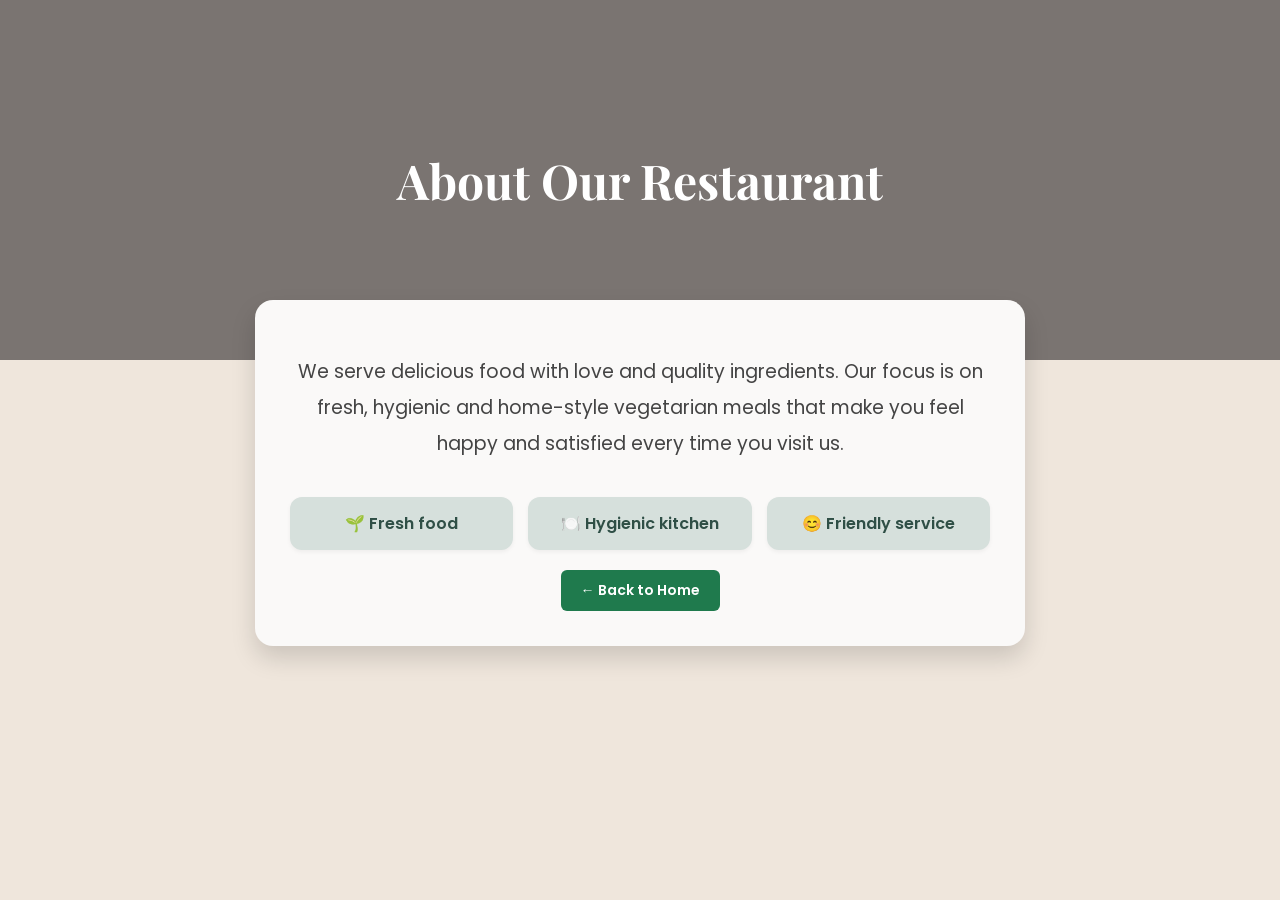
<file: about.html>
<!DOCTYPE html>
<html>
<head>
    <title>About – Pasha Restaurant</title>
    <link rel="stylesheet" href="style.css">
</head>
<body>

<!-- ABOUT HERO BANNER -->
<div class="about-hero">
    <h1>About Our Restaurant</h1>
</div>

<!-- ABOUT CARD -->
<div class="about-box">
    <p class="about-text">
        We serve delicious food with love and quality ingredients.
        Our focus is on fresh, hygienic and home-style vegetarian meals
        that make you feel happy and satisfied every time you visit us.
    </p>

    <!-- FEATURE BOXES -->
    <div class="features">
        <div class="feature">🌱 Fresh food</div>
        <div class="feature">🍽️ Hygienic kitchen</div>
        <div class="feature">😊 Friendly service</div>
    </div>

    <!-- BUTTON -->
    <div class="button-group">
        <a href="index.html" class="green-btn">← Back to Home</a>
    </div>
</div>

</body>
</html>
</file>
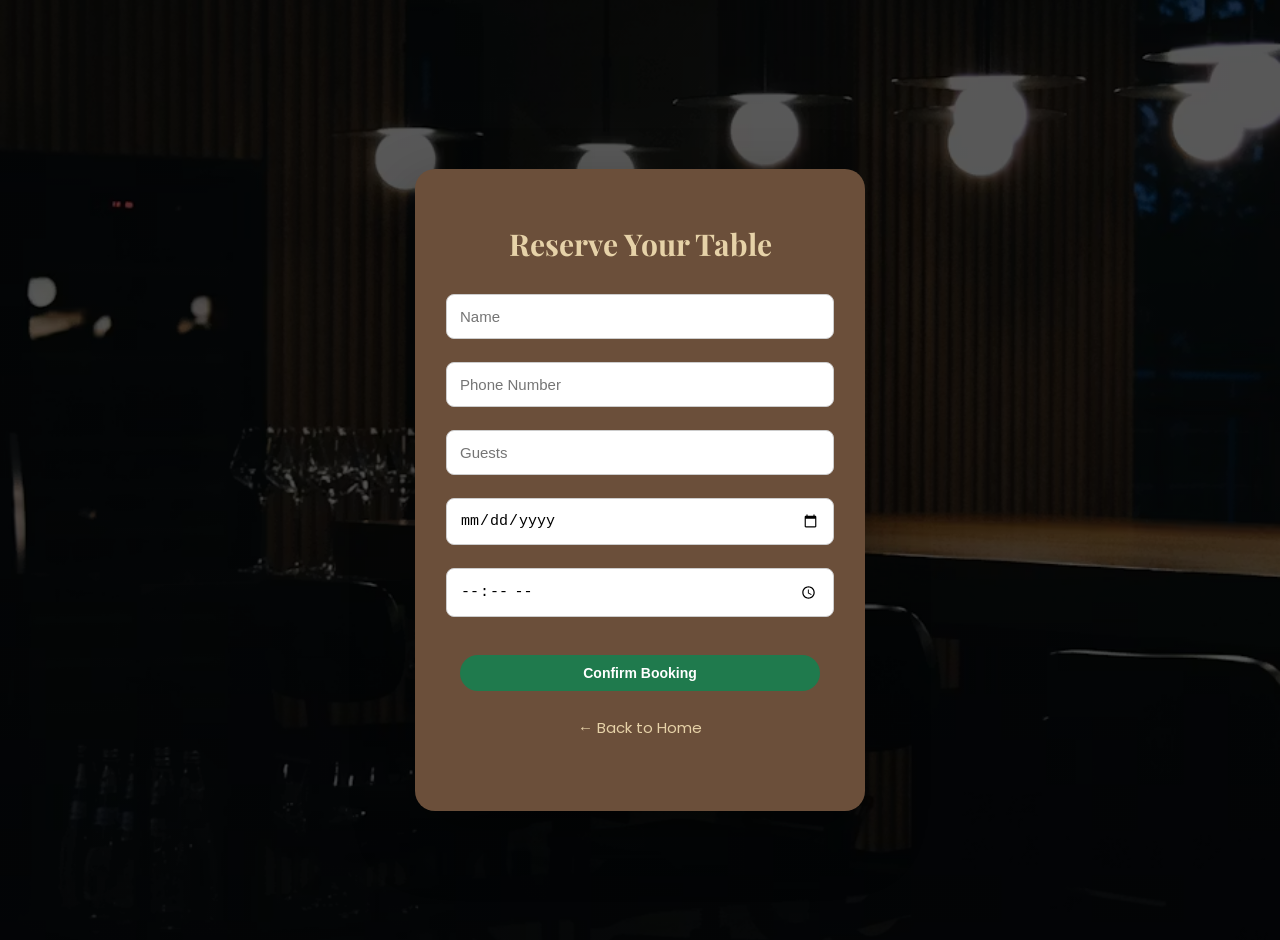
<file: booking.html>
<!DOCTYPE html>
<html>
<head>
    <title>Booking – Pasha Restaurant</title>
    <link rel="stylesheet" href="style.css">
</head>
<body class="booking-body">

<div class="booking-card">
    <h2>Reserve Your Table</h2>
    <form action="confirm.html">
        <input type="text" placeholder="Name" required>
        <input type="tel" placeholder="Phone Number"
               pattern="[0-9]{10}" maxlength="10" required>
        <input type="number" placeholder="Guests" min="1" required>
        <input type="date" required>
        <input type="time" required>
        <button type="submit" class="confirm-btn">Confirm Booking</button>
        <p class="back-home">
            <a href="index.html">← Back to Home</a>
        </p>
    </form>
</div>

</body>
</html>
</file>
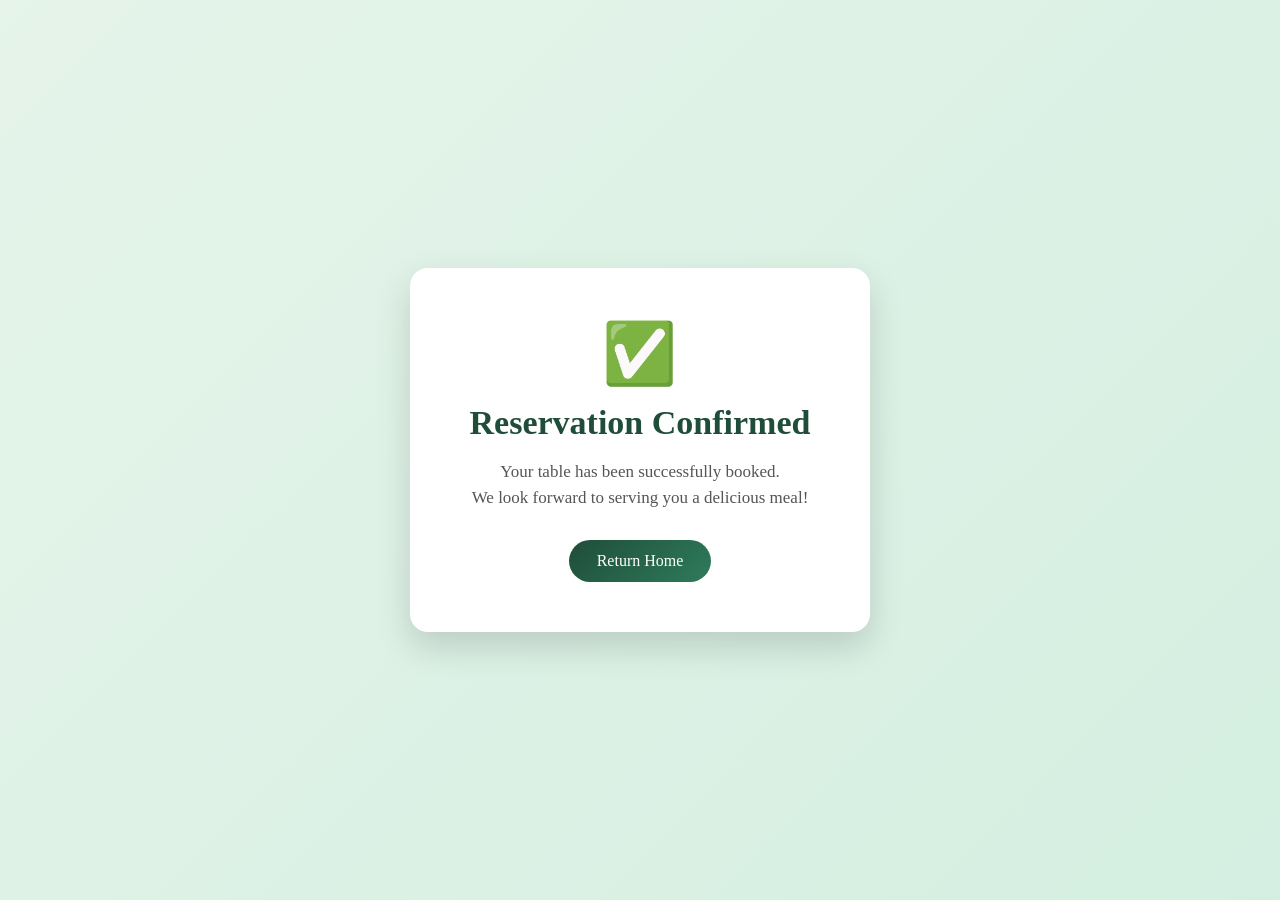
<file: confirm.html>
<!DOCTYPE html>
<html>
<head>
    <title>Reservation Confirmed – Pasha Restaurant</title>
    <link rel="stylesheet" href="style.css">
</head>
<body class="confirm-body">

<div class="confirm-box">
    <div class="icon">✅</div>
    <h1>Reservation Confirmed</h1>
    <p>
        Your table has been successfully booked.<br>
        We look forward to serving you a delicious meal!
    </p>
    <a href="index.html">Return Home</a>
</div>

</body>
</html>
</file>
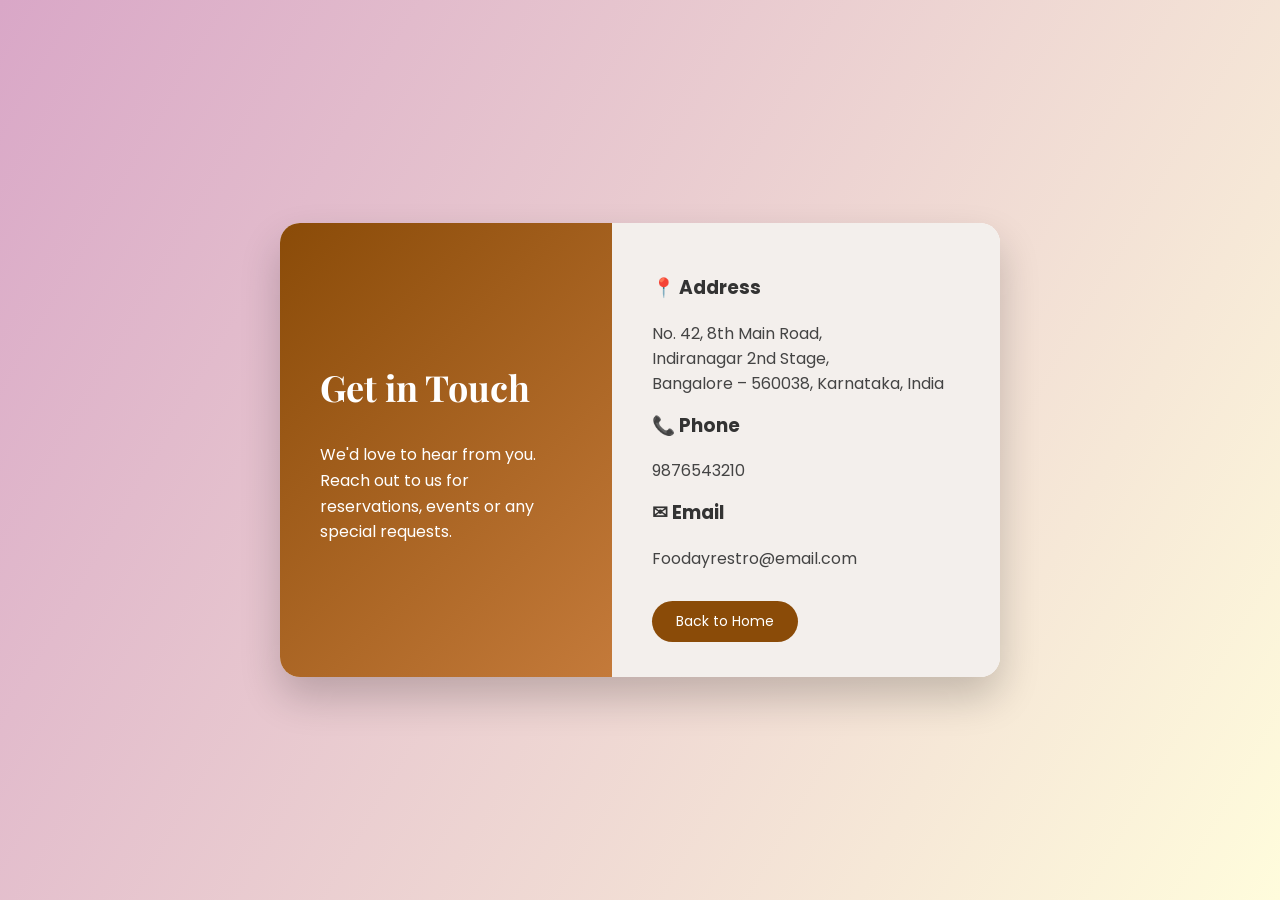
<file: contact.html>
<!DOCTYPE html>
<html>
<head>
    <title>Contact – Pasha Restaurant</title>
    <link rel="stylesheet" href="style.css">
</head>
<body class="contact-body">

<div class="contact-card">

    <!-- LEFT SIDE -->
    <div class="contact-left">
        <h1>Get in Touch</h1>
        <p>
            We'd love to hear from you. Reach out to us for reservations,
            events or any special requests.
        </p>
    </div>

    <!-- RIGHT SIDE -->
    <div class="contact-right">
        <h3>📍 Address</h3>
        <p>
            No. 42, 8th Main Road,<br>
            Indiranagar 2nd Stage,<br>
            Bangalore – 560038, Karnataka, India
        </p>
        <h3>📞 Phone</h3>
        <p>9876543210</p>
        <h3>✉ Email</h3>
        <p>Foodayrestro@email.com</p>
        <a href="index.html" class="contact-btn">Back to Home</a>
    </div>

</div>

</body>
</html>
</file>
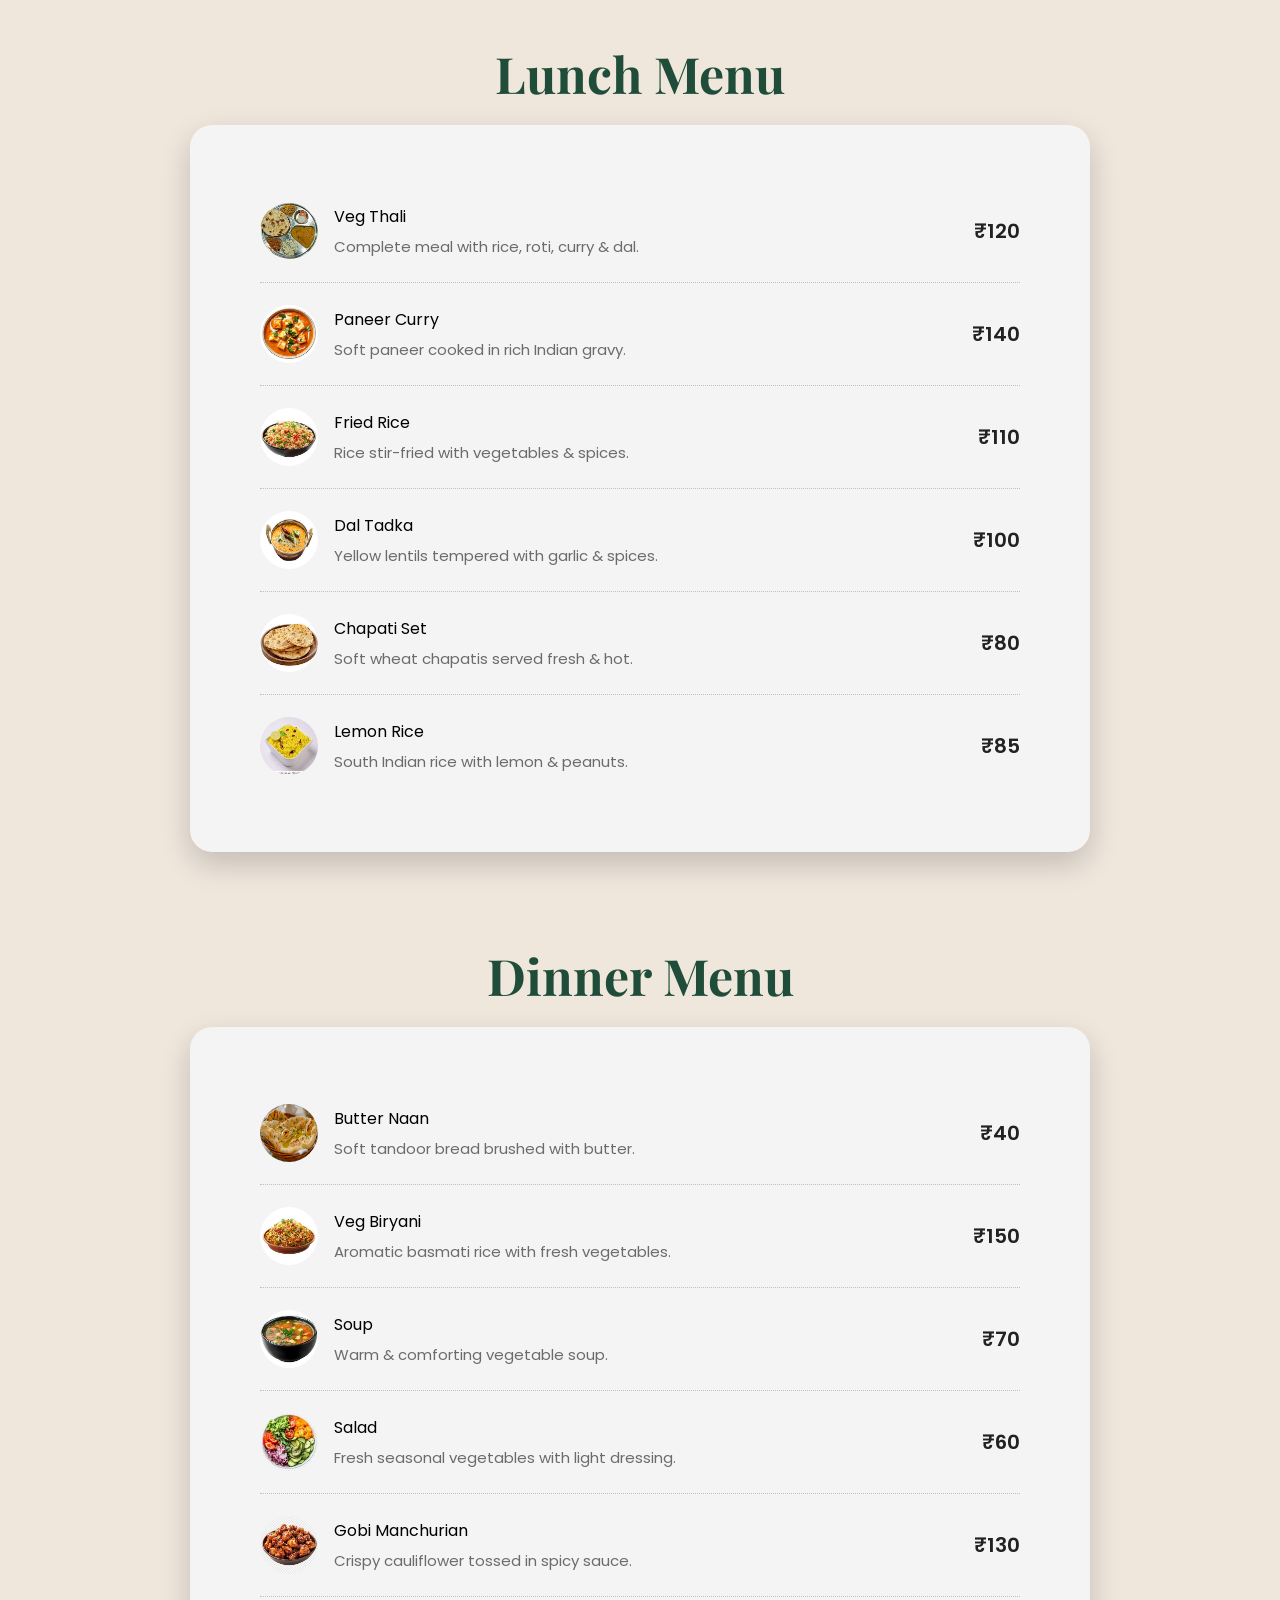
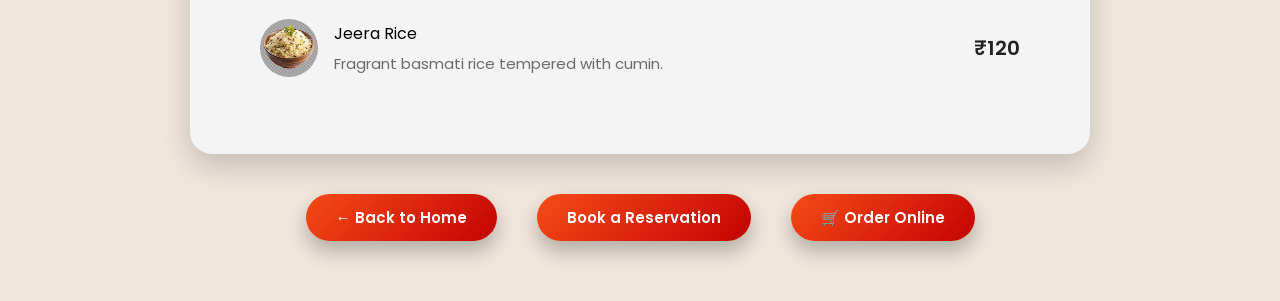
<file: menu.html>
<!DOCTYPE html>
<html>
<head>
    <title>Menu – Pasha Restaurant</title>
    <link rel="stylesheet" href="style.css">
</head>
<body>

<div class="menuWrapper">

    <!-- LUNCH MENU -->
    <div>
        <h2>Lunch Menu</h2>
        <div class="menuCard">

            <div class="row">
                <div class="left">
                    <img src="image/thali.jpeg" alt="Veg Thali">
                    <div>Veg Thali<div class="desc">Complete meal with rice, roti, curry & dal.</div></div>
                </div>
                <span>₹120</span>
            </div>

            <div class="row">
                <div class="left">
                    <img src="image/panner.jpeg" alt="Paneer Curry">
                    <div>Paneer Curry<div class="desc">Soft paneer cooked in rich Indian gravy.</div></div>
                </div>
                <span>₹140</span>
            </div>

            <div class="row">
                <div class="left">
                    <img src="image/friedrice.jpeg" alt="Fried Rice">
                    <div>Fried Rice<div class="desc">Rice stir-fried with vegetables & spices.</div></div>
                </div>
                <span>₹110</span>
            </div>

            <div class="row">
                <div class="left">
                    <img src="image/daltadka.jpeg" alt="Dal Tadka">
                    <div>Dal Tadka<div class="desc">Yellow lentils tempered with garlic & spices.</div></div>
                </div>
                <span>₹100</span>
            </div>

            <div class="row">
                <div class="left">
                    <img src="image/chapatiset.jpeg" alt="Chapati Set">
                    <div>Chapati Set<div class="desc">Soft wheat chapatis served fresh & hot.</div></div>
                </div>
                <span>₹80</span>
            </div>

            <div class="row">
                <div class="left">
                    <img src="image/lemonrice.jpeg" alt="Lemon Rice">
                    <div>Lemon Rice<div class="desc">South Indian rice with lemon & peanuts.</div></div>
                </div>
                <span>₹85</span>
            </div>

        </div>
    </div>

    <!-- DINNER MENU -->
    <div>
        <h2>Dinner Menu</h2>
        <div class="menuCard">

            <div class="row">
                <div class="left">
                    <img src="image/butternaan.jpeg" alt="Butter Naan">
                    <div>Butter Naan<div class="desc">Soft tandoor bread brushed with butter.</div></div>
                </div>
                <span>₹40</span>
            </div>

            <div class="row">
                <div class="left">
                    <img src="image/vegbiryani.jpeg" alt="Veg Biryani">
                    <div>Veg Biryani<div class="desc">Aromatic basmati rice with fresh vegetables.</div></div>
                </div>
                <span>₹150</span>
            </div>

            <div class="row">
                <div class="left">
                    <img src="image/Soup.jpeg" alt="Soup">
                    <div>Soup<div class="desc">Warm & comforting vegetable soup.</div></div>
                </div>
                <span>₹70</span>
            </div>

            <div class="row">
                <div class="left">
                    <img src="image/Salad.jpeg" alt="Salad">
                    <div>Salad<div class="desc">Fresh seasonal vegetables with light dressing.</div></div>
                </div>
                <span>₹60</span>
            </div>

            <div class="row">
                <div class="left">
                    <img src="image/gobimanchurian.jpeg" alt="Gobi Manchurian">
                    <div>Gobi Manchurian<div class="desc">Crispy cauliflower tossed in spicy sauce.</div></div>
                </div>
                <span>₹130</span>
            </div>

            <div class="row">
                <div class="left">
                    <img src="image/jeerarice.jpeg" alt="Jeera Rice">
                    <div>Jeera Rice<div class="desc">Fragrant basmati rice tempered with cumin.</div></div>
                </div>
                <span>₹120</span>
            </div>

        </div>
    </div>

</div>

<!-- BOTTOM BUTTONS -->
<div class="menu-buttons">
    <a href="index.html" class="btn">← Back to Home</a>
    <a href="booking.html" class="btn">Book a Reservation</a>
    <a href="order.html" class="btn">🛒 Order Online</a>
</div>

</body>
</html>
</file>
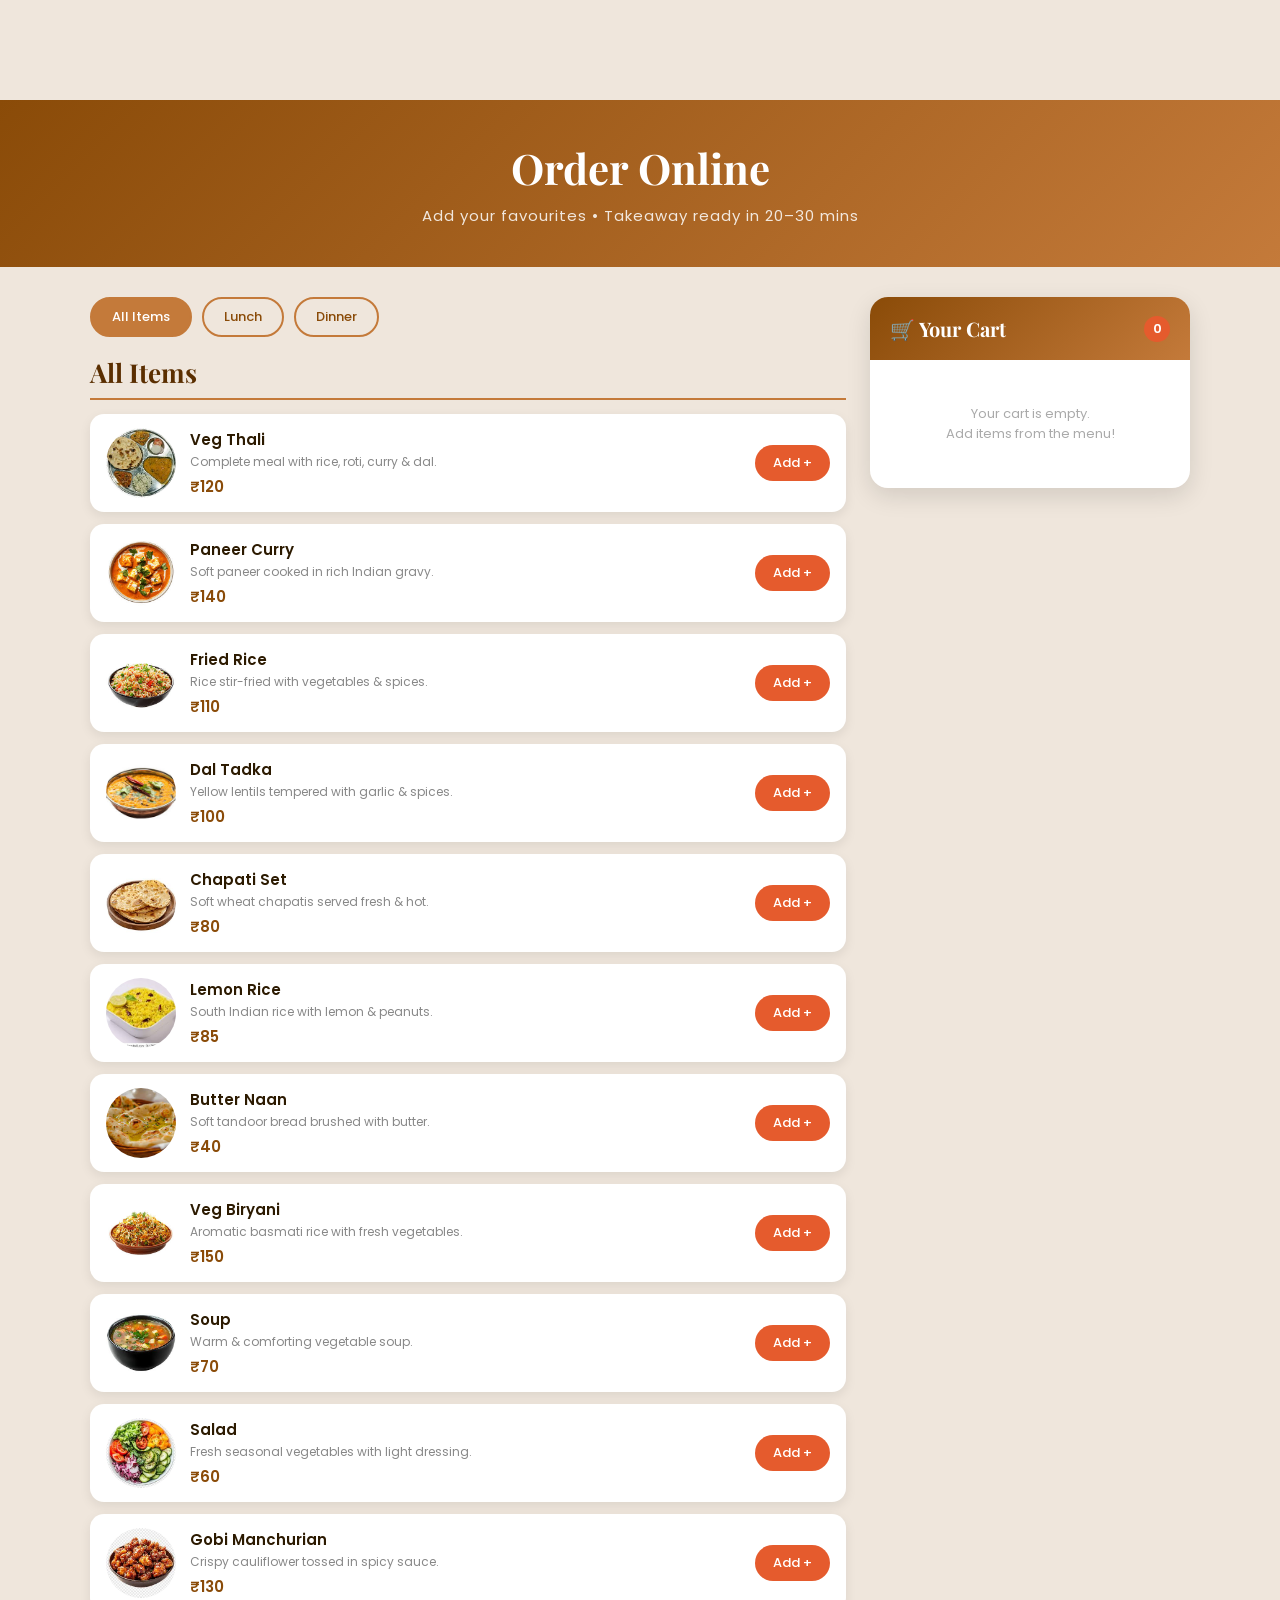
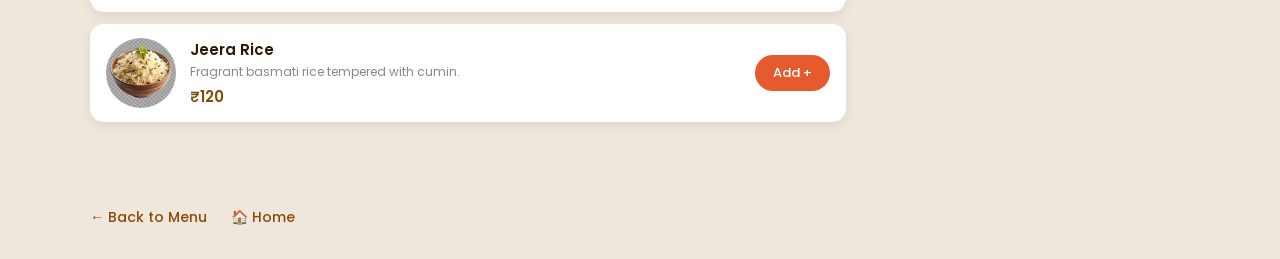
<file: order.html>
<!DOCTYPE html>
<html>
<head>
    <title>Order Online – Pasha Restaurant</title>
    <link rel="stylesheet" href="style.css">
</head>
<body class="order-page">

<!-- HERO -->
<div class="order-hero">
    <h1>Order Online</h1>
    <p>Add your favourites • Takeaway ready in 20–30 mins</p>
</div>

<!-- LAYOUT -->
<div class="order-layout">

    <!-- LEFT: MENU PANEL -->
    <div class="menu-panel">
        <div class="category-tabs">
            <button class="tab-btn active" onclick="filterCategory('all', this)">All Items</button>
            <button class="tab-btn" onclick="filterCategory('lunch', this)">Lunch</button>
            <button class="tab-btn" onclick="filterCategory('dinner', this)">Dinner</button>
        </div>
        <h2 id="menu-heading">All Items</h2>
        <div id="menu-items-container"></div>
    </div>

    <!-- RIGHT: CART PANEL -->
    <div class="cart-panel">
        <div class="cart-box">

            <div class="cart-header">
                <h3>🛒 Your Cart</h3>
                <span class="cart-count-badge" id="cart-count">0</span>
            </div>

            <div class="cart-items-list" id="cart-items-list">
                <div class="cart-empty-msg">Your cart is empty.<br>Add items from the menu!</div>
            </div>

            <div class="cart-summary" id="cart-summary">
                <div class="summary-row"><span>Subtotal</span><span id="subtotal">₹0</span></div>
                <div class="summary-row"><span>Packaging</span><span>₹10</span></div>
                <div class="summary-total"><span>Total</span><span id="total">₹0</span></div>
            </div>

            <div class="checkout-section" id="checkout-section">
                <div class="section-label">Your Details</div>
                <input type="text" class="checkout-input" id="cust-name" placeholder="Your Name">
                <input type="tel" class="checkout-input" id="cust-phone" placeholder="Phone Number (10 digits)" maxlength="10">

                <div class="section-label">Payment Method</div>
                <div class="payment-options">
                    <button class="pay-option selected" onclick="selectPay(this,'Cash on Pickup')">💵 Cash</button>
                    <button class="pay-option" onclick="selectPay(this,'UPI')">📱 UPI</button>
                    <button class="pay-option" onclick="selectPay(this,'Card')">💳 Card</button>
                </div>

                <button class="place-order-btn" onclick="placeOrder()">Place Order →</button>
            </div>

        </div>
    </div>
</div>

<!-- BACK LINKS -->
<div class="order-back-bar">
    <a href="menu.html">← Back to Menu</a>
    <a href="index.html">🏠 Home</a>
</div>

<!-- SUCCESS OVERLAY -->
<div class="success-overlay" id="success-overlay">
    <div class="success-card">
        <div class="success-icon">✅</div>
        <h2>Order Placed!</h2>
        <p>Your takeaway order has been confirmed.<br>Please arrive in <strong>25–30 minutes</strong>.</p>
        <div class="success-order-id" id="order-id-display">Order #0000</div>
        <br>
        <a href="index.html" class="success-home-btn">← Back to Home</a>
    </div>
</div>

<!-- JavaScript linked as separate file -->
<script src="script.js"></script>

</body>
</html>
</file>
<file: style.css>
/* ========= GOOGLE FONTS ========= */
@import url('https://fonts.googleapis.com/css2?family=Poppins:wght@300;400;500;600&family=Playfair+Display:wght@600;700&display=swap');
/* Loads two fonts from the internet
   Poppins — used for general text throughout the website
   Playfair Display — used for headings to give an elegant look */


/* ========= GLOBAL ========= */
body {
    margin: 0;
    /* Removes the default white gap around all edges of the page */
    font-family: 'Poppins', sans-serif;
    /* Sets Poppins as the default font for the entire website */
    background: #efe6dc;
    /* Sets a warm beige background colour for all pages */
}


/* ========= TOP BAR ========= */
.topbar {
    background: #e55b2d;
    /* Orange-red background colour */
    color: white;
    /* White text */
    padding: 8px;
    /* Space inside the bar */
    font-size: 14px;
    /* Small text size */
    display: flex;
    /* Lines up the location and phone number side by side */
    justify-content: space-around;
    /* Spreads them evenly across the bar */
    position: fixed;
    /* Keeps the bar stuck at the very top even when scrolling */
    top: 0;
    /* Places it at the top of the screen */
    width: 100%;
    /* Stretches across the full screen width */
    z-index: 1000;
    /* Keeps it above all other elements on the page */
}


/* ========= NAVBAR ========= */
.navbar {
    position: fixed;
    /* Stays in place while the user scrolls */
    top: 40px;
    /* Sits just below the top bar */
    width: 100%;
    /* Full screen width */
    display: flex;
    /* Lines up the logo and links side by side */
    justify-content: space-between;
    /* Logo on the left, links on the right */
    padding: 10px 20px;
    /* Space inside the navbar */
    color: white;
    /* White text */
    z-index: 1000;
    /* Stays on top of other elements */
    box-sizing: border-box;
    /* Prevents the padding from making the navbar wider than the screen */
}

.navlinks {
    margin-right: 30px;
    /* Pushes the nav links slightly away from the right edge */
}

.logo {
    font-size: 24px;
    /* Large text for the restaurant name */
    font-weight: bold;
    /* Bold text */
}

.navlinks a {
    margin: 0 15px;
    /* Space between each navigation link */
    color: white;
    /* White link text */
    text-decoration: none;
    /* Removes the default underline from links */
}

.navlinks a.order-now-link {
    background: #e55b2d;
    /* Orange background to make the ORDER NOW link stand out */
    padding: 6px 14px;
    /* Space inside the button */
    border-radius: 20px;
    /* Rounds it into a pill shape */
}


/* ========= HERO ========= */
.hero {
    height: 100vh;
    /* Makes the banner fill the full height of the screen */
    background: url("image/bg.jpeg") center/cover;
    /* Sets a background image, centred and covering the full area */
    display: flex;
    justify-content: center;
    align-items: center;
    /* Centres the text content in the middle of the screen */
    text-align: center;
    color: white;
    /* White text */
    position: relative;
    /* Needed so the dark overlay below is positioned correctly */
}

.hero::before {
    content: "";
    position: absolute;
    width: 100%;
    height: 100%;
    background: rgba(0,0,0,0.5);
    /* A dark transparent layer placed over the background image
       so the white text on top is easy to read */
}

.heroContent {
    position: relative;
    z-index: 1;
    /* Lifts the text above the dark overlay so it is visible */
}

.heroContent h1 {
    font-family: 'Playfair Display', serif;
    /* Elegant serif font for the main heading */
    font-size: 70px;
    /* Very large heading */
    font-weight: 700;
    /* Bold */
}

.heroContent p {
    font-size: 22px;
    letter-spacing: 2px;
    /* Adds spacing between letters for a stylish look */
}

.line {
    width: 200px;
    height: 2px;
    /* Thin horizontal line */
    background: white;
    margin: 20px auto;
    /* Centred with space above and below */
}


/* ========= ABOUT PAGE ========= */
.about-hero {
    height: 40vh;
    /* Banner takes up 40% of the screen height */
    background: #7a7471;
    /* Grey-brown background */
    display: flex;
    justify-content: center;
    align-items: center;
    /* Centres the heading inside the banner */
    color: white;
}

.about-hero h1 {
    font-family: 'Playfair Display', serif;
    font-size: 48px;
    /* Large elegant heading */
}

.about-box {
    max-width: 700px;
    /* Limits the width so it doesn't stretch too wide */
    margin: -60px auto 40px auto;
    /* Negative top margin pulls the card up to overlap the banner slightly */
    background: #faf9f8;
    /* Near-white background */
    padding: 35px;
    /* Space inside the card */
    border-radius: 18px;
    /* Rounded corners */
    box-shadow: 0 12px 25px rgba(0,0,0,0.15);
    /* Soft shadow to make the card look lifted */
    text-align: center;
}

.about-text {
    font-size: 19px;
    line-height: 1.9;
    /* Extra space between lines for easy reading */
    color: #444;
    /* Dark grey text */
    margin-bottom: 35px;
}

.features {
    display: flex;
    gap: 15px;
    /* Space between each feature box */
    margin-top: 25px;
    justify-content: center;
    flex-wrap: wrap;
    /* Wraps onto the next line on smaller screens */
}

.feature {
    background: #d6e0dc;
    /* Soft green-grey background */
    padding: 14px 22px;
    border-radius: 12px;
    /* Rounded corners */
    font-size: 16px;
    font-weight: 600;
    color: #2f4f46;
    /* Dark green text */
    text-align: center;
    flex: 1;
    /* Each box grows equally to fill the available space */
    min-width: 120px;
    /* Prevents boxes from becoming too narrow */
    box-shadow: 0 2px 4px rgba(0,0,0,0.05);
    /* Very subtle shadow */
}

.button-group {
    text-align: center;
    margin-top: 20px;
    /* Space above the button */
}

.green-btn {
    display: inline-block;
    text-decoration: none;
    /* Removes underline */
    padding: 10px 20px;
    background: #1f7a4d;
    /* Dark green background */
    color: white;
    font-weight: 600;
    font-size: 14px;
    border-radius: 6px;
    /* Slightly rounded corners */
    transition: 0.3s;
    /* Smooth hover animation */
}

.green-btn:hover {
    transform: translateY(-2px);
    /* Lifts the button slightly when hovered */
    box-shadow: 0 8px 20px rgba(31,122,77,0.3);
    /* Green tinted shadow on hover */
}


/* ========= MENU PAGE ========= */
.menuWrapper {
    display: flex;
    flex-direction: column;
    /* Stacks the Lunch and Dinner sections vertically */
    align-items: center;
    /* Centres everything horizontally */
    margin-top: 40px;
}

h2 {
    text-align: center;
    color: #1f4d3a;
    /* Dark green colour */
    font-size: 50px;
    /* Large section heading */
    margin: 0 0 18px;
    font-family: 'Playfair Display', serif;
    font-weight: 700;
}

.menuWrapper > div:nth-child(2) h2 {
    margin-top: 90px;
    /* Adds extra space above the Dinner Menu heading to separate it from Lunch */
}

.menuCard {
    background: #f4f4f4;
    /* Light grey background */
    width: 760px;
    /* Fixed width for the card */
    padding: 55px 70px;
    /* Space inside the card */
    border-radius: 22px;
    /* Rounded corners */
    box-shadow: 0 12px 30px rgba(0,0,0,0.18);
    /* Shadow to lift the card off the page */
}

.row {
    display: flex;
    justify-content: space-between;
    /* Image and name on the left, price on the right */
    align-items: center;
    /* Vertically centres all items in the row */
    padding: 22px 0;
    /* Space above and below each row */
    border-bottom: 1px dotted #bfbfbf;
    /* Dotted divider line between items */
}

.row:last-child {
    border-bottom: none;
    /* Removes the divider line after the last item */
}

.left {
    display: flex;
    align-items: center;
    /* Lines up the food image and text side by side */
}

.left img {
    width: 58px;
    height: 58px;
    border-radius: 50%;
    /* Makes the image circular */
    margin-right: 16px;
    /* Space between the image and the text */
}

.left span {
    display: flex;
    flex-direction: column;
    /* Stacks the item name above the description */
    font-size: 20px;
    font-weight: 500;
    color: #222;
}

.desc {
    font-size: 15px;
    /* Smaller than the item name */
    color: #6b6b6b;
    /* Grey colour */
    margin-top: 6px;
}

.row span:last-child {
    font-size: 20px;
    font-weight: 600;
    color: #222;
    /* Styles the price shown on the right side */
}


/* ========= MENU BUTTONS ========= */
.menu-buttons {
    display: flex;
    justify-content: center;
    /* Centres the buttons horizontally */
    gap: 40px;
    /* Space between buttons */
    margin: 40px 0 60px;
}

.btn {
    text-decoration: none;
    /* Removes underline */
    padding: 12px 30px;
    font-size: 15px;
    font-weight: 600;
    color: white;
    background: linear-gradient(135deg, #f64b17, #c20303);
    /* Red gradient background */
    border-radius: 40px;
    /* Pill shaped button */
    box-shadow: 0 10px 20px rgba(0,0,0,0.25);
    /* Shadow below the button */
    transition: 0.3s ease;
    /* Smooth hover animation */
}

.btn:hover {
    transform: translateY(-3px);
    /* Lifts the button on hover */
    box-shadow: 0 14px 28px rgba(0,0,0,0.35);
    /* Stronger shadow on hover */
}


/* ========= BOOKING PAGE ========= */
.booking-body {
    background: linear-gradient(rgba(0,0,0,0.65), rgba(0,0,0,0.65)),
                url("image/bg3.jpeg") center/cover no-repeat;
    /* Dark overlay on top of a background image */
    min-height: 100vh;
    /* At least full screen height */
    display: flex;
    flex-direction: column;
    align-items: center;
    /* Centres the booking card horizontally */
    padding-top: 40px;
}

.booking-card {
    background: #6B4F3A;
    /* Warm brown background */
    padding: 55px 45px;
    border-radius: 20px;
    /* Rounded corners */
    width: 360px;
    /* Fixed width */
    box-shadow: 0 25px 60px rgba(0,0,0,0.35);
    /* Strong shadow for floating effect */
    text-align: center;
    margin: auto;
    /* Centres the card */
}

.booking-card h2 {
    font-size: 30px;
    color: #E6D2A8;
    /* Warm golden/cream colour */
    margin-bottom: 30px;
    font-family: 'Playfair Display', serif;
}

.booking-card input,
.booking-card select,
.booking-card textarea {
    width: 100%;
    /* Full width input fields */
    padding: 13px;
    font-size: 15px;
    margin-bottom: 23px;
    /* Space below each field */
    border-radius: 8px;
    border: 1px solid #ccc;
    /* Light grey border */
    transform: translateX(-14px);
    /* Slight left shift for alignment */
}

.booking-card button {
    width: 100%;
    padding: 10px;
    margin-top: 15px;
    border: none;
    border-radius: 30px;
    /* Pill shaped button */
    font-size: 14px;
    font-weight: 600;
    color: white;
    background: #1f7a4d;
    /* Dark green background */
    cursor: pointer;
    /* Shows hand cursor on hover */
    transition: 0.3s;
}

.booking-card button:hover {
    transform: translateY(-2px);
    /* Lifts the button on hover */
}

.back-home {
    margin-top: 24px;
    text-align: center;
}

.back-home a {
    text-decoration: none;
    color: #E6D2A8;
    /* Warm cream colour */
    font-size: 15px;
    transition: 0.3s;
}

.back-home a:hover {
    color: white;
    /* Changes to white on hover */
}


/* ========= CONFIRM PAGE ========= */
.confirm-body {
    height: 100vh;
    /* Full screen height */
    display: flex;
    justify-content: center;
    align-items: center;
    /* Centres the card on screen */
    background: linear-gradient(135deg, #e6f4ea, #d4efe1);
    /* Soft green gradient background */
    font-family: Georgia, serif;
}

.confirm-box {
    background: white;
    padding: 50px 60px;
    border-radius: 18px;
    text-align: center;
    box-shadow: 0 15px 35px rgba(0,0,0,0.15);
    animation: pop 0.6s ease;
    /* Plays a pop animation when the card appears */
    max-width: 420px;
}

@keyframes pop {
    from { transform: scale(0.8); opacity: 0; }
    /* Starts small and invisible */
    to   { transform: scale(1);   opacity: 1; }
    /* Ends at full size and fully visible */
}

.icon {
    font-size: 60px;
    /* Large tick emoji */
    margin-bottom: 15px;
}

.confirm-box h1 {
    margin: 10px 0;
    color: #1f4d3a;
    /* Dark green */
    font-size: 34px;
}

.confirm-box p {
    color: #555;
    font-size: 17px;
    margin-bottom: 30px;
    line-height: 1.5;
}

.confirm-box a {
    display: inline-block;
    padding: 12px 28px;
    background: linear-gradient(135deg, #1f4d3a, #2f7b5b);
    /* Dark to lighter green gradient */
    color: white;
    text-decoration: none;
    border-radius: 25px;
    /* Pill shaped button */
    font-size: 16px;
    transition: 0.3s;
}

.confirm-box a:hover {
    transform: translateY(-3px);
    /* Lifts on hover */
    box-shadow: 0 8px 20px rgba(0,0,0,0.25);
}


/* ========= CONTACT PAGE ========= */
.contact-body {
    height: 100vh;
    display: flex;
    justify-content: center;
    align-items: center;
    /* Centres the contact card on screen */
    background: linear-gradient(120deg, #d9a7c7, #fffcdc);
    /* Purple to yellow gradient background */
}

.contact-card {
    display: flex;
    /* Left and right sections sit side by side */
    width: 720px;
    border-radius: 20px;
    overflow: hidden;
    /* Hides anything outside the rounded corners */
    box-shadow: 0 20px 40px rgba(0,0,0,0.2);
    background: white;
}

.contact-left {
    width: 45%;
    background: linear-gradient(135deg, #8a4b08, #c47a3a);
    /* Brown gradient */
    color: white;
    padding: 40px;
    display: flex;
    flex-direction: column;
    justify-content: center;
    /* Vertically centres the text */
}

.contact-left h1 {
    font-family: 'Playfair Display', serif;
    font-size: 36px;
    margin-bottom: 15px;
}

.contact-left p {
    line-height: 1.6;
    /* Comfortable line spacing */
}

.contact-right {
    width: 55%;
    padding: 35px 40px;
    background: #f3efec;
    /* Warm off-white background */
}

.contact-right h3 {
    margin-top: 15px;
    color: #333;
}

.contact-right p {
    margin: 5px 0 10px;
    color: #444;
}

.contact-btn {
    display: inline-block;
    margin-top: 20px;
    padding: 10px 24px;
    background: #8a4b08;
    /* Dark brown background */
    color: white;
    text-decoration: none;
    border-radius: 25px;
    /* Pill shaped */
    font-size: 14px;
    transition: 0.3s;
}

.contact-btn:hover {
    background: #6d3a05;
    /* Darker brown on hover */
}


/* ========= ORDER PAGE ========= */
.order-page {
    padding-top: 100px;
    /* Pushes content below the fixed navbar */
    background: #efe6dc;
    /* Warm beige background */
    min-height: 100vh;
}

.order-hero {
    background: linear-gradient(135deg, #8a4b08, #c47a3a);
    /* Brown gradient banner */
    color: white;
    text-align: center;
    padding: 40px 20px;
}

.order-hero h1 {
    font-family: 'Playfair Display', serif;
    font-size: 42px;
    margin: 0 0 8px 0;
}

.order-hero p {
    font-size: 15px;
    opacity: 0.85;
    /* Slightly transparent */
    margin: 0;
    letter-spacing: 1px;
}

.order-layout {
    display: flex;
    /* Menu panel on the left, cart panel on the right */
    gap: 24px;
    /* Space between the two panels */
    max-width: 1100px;
    margin: 30px auto;
    /* Centred on the page */
    padding: 0 20px 40px;
    align-items: flex-start;
    /* Both panels start from the top */
}

.menu-panel {
    flex: 1;
    /* Takes up all remaining space after the cart panel */
}

.menu-panel h2 {
    font-family: 'Playfair Display', serif;
    font-size: 26px;
    color: #5a2e00;
    margin: 0 0 14px 0;
    border-bottom: 2px solid #c47a3a;
    /* Brown underline below the heading */
    padding-bottom: 8px;
    text-align: left;
}

.category-tabs {
    display: flex;
    gap: 10px;
    /* Space between tab buttons */
    margin-bottom: 18px;
    flex-wrap: wrap;
}

.tab-btn {
    padding: 8px 20px;
    border: 2px solid #c47a3a;
    background: transparent;
    color: #8a4b08;
    border-radius: 25px;
    /* Pill shaped tab button */
    font-family: 'Poppins', sans-serif;
    font-size: 13px;
    font-weight: 500;
    cursor: pointer;
    transition: 0.25s;
}

.tab-btn.active,
.tab-btn:hover {
    background: #c47a3a;
    color: white;
    /* Active or hovered tab gets a filled brown background */
}

.item-card {
    background: white;
    border-radius: 14px;
    display: flex;
    align-items: center;
    /* Image, info and button sit in a row */
    gap: 14px;
    padding: 14px 16px;
    margin-bottom: 12px;
    /* Space between each item card */
    box-shadow: 0 4px 12px rgba(0,0,0,0.08);
    transition: transform 0.2s, box-shadow 0.2s;
}

.item-card:hover {
    transform: translateY(-2px);
    /* Lifts the card slightly on hover */
    box-shadow: 0 8px 20px rgba(0,0,0,0.12);
}

.item-img {
    width: 70px;
    height: 70px;
    border-radius: 50%;
    /* Circular food image */
    object-fit: cover;
    /* Crops the image neatly to fit the circle */
    flex-shrink: 0;
    /* Prevents the image from shrinking */
    background: #e8d5c0;
}

.item-img-placeholder {
    width: 70px;
    height: 70px;
    border-radius: 50%;
    background: linear-gradient(135deg, #e8d5c0, #c47a3a44);
    display: flex;
    align-items: center;
    justify-content: center;
    /* Centres the emoji inside the circle */
    font-size: 28px;
    flex-shrink: 0;
    /* Shows when the food image fails to load */
}

.item-info { flex: 1; }
/* Takes up all available space between the image and the button */

.item-name {
    font-weight: 600;
    font-size: 15px;
    color: #2c1a00;
    /* Dark brown text */
    margin-bottom: 3px;
}

.item-desc {
    font-size: 12px;
    color: #888;
    /* Grey description text */
    line-height: 1.4;
}

.item-price {
    font-weight: 600;
    font-size: 15px;
    color: #8a4b08;
    /* Brown price text */
    margin-top: 4px;
}

.item-actions {
    display: flex;
    align-items: center;
    gap: 10px;
    flex-shrink: 0;
    /* Holds the Add button or quantity controls */
}

.qty-btn {
    width: 30px;
    height: 30px;
    border-radius: 50%;
    /* Circular button */
    border: none;
    background: #c47a3a;
    /* Brown background */
    color: white;
    font-size: 18px;
    cursor: pointer;
    display: flex;
    align-items: center;
    justify-content: center;
    transition: background 0.2s;
}

.qty-btn:hover { background: #8a4b08; }
/* Darkens on hover */

.qty-display {
    font-weight: 600;
    font-size: 16px;
    min-width: 18px;
    text-align: center;
    color: #2c1a00;
    /* Shows the current quantity number between the + and - buttons */
}

.add-btn {
    padding: 8px 18px;
    background: #e55b2d;
    /* Orange-red background */
    color: white;
    border: none;
    border-radius: 20px;
    /* Pill shaped */
    font-family: 'Poppins', sans-serif;
    font-size: 13px;
    font-weight: 500;
    cursor: pointer;
    transition: background 0.2s;
}

.add-btn:hover { background: #c74420; }
/* Darkens on hover */


/* ========= CART PANEL ========= */
.cart-panel {
    width: 320px;
    flex-shrink: 0;
    /* Keeps the cart panel at a fixed width */
    position: sticky;
    top: 110px;
    /* Sticks to this position as the user scrolls down */
}

.cart-box {
    background: white;
    border-radius: 18px;
    box-shadow: 0 8px 24px rgba(0,0,0,0.12);
    overflow: hidden;
    /* Clips content inside the rounded corners */
}

.cart-header {
    background: linear-gradient(135deg, #8a4b08, #c47a3a);
    /* Brown gradient header */
    color: white;
    padding: 18px 20px;
    display: flex;
    align-items: center;
    justify-content: space-between;
    /* Cart title on the left, item count badge on the right */
}

.cart-header h3 {
    font-family: 'Playfair Display', serif;
    font-size: 20px;
    margin: 0;
}

.cart-count-badge {
    background: #e55b2d;
    /* Orange-red circle badge */
    color: white;
    border-radius: 50%;
    /* Circular badge */
    width: 26px;
    height: 26px;
    display: flex;
    align-items: center;
    justify-content: center;
    font-size: 13px;
    font-weight: 600;
    /* Shows the total number of items in the cart */
}

.cart-items-list {
    padding: 14px 18px;
    max-height: 280px;
    /* Limits the height — scrolls if there are many items */
    overflow-y: auto;
    /* Adds a vertical scrollbar when needed */
}

.cart-items-list::-webkit-scrollbar { width: 5px; }
/* Thin scrollbar */
.cart-items-list::-webkit-scrollbar-track { background: #f5f0eb; }
/* Light background behind the scrollbar */
.cart-items-list::-webkit-scrollbar-thumb { background: #c47a3a; border-radius: 3px; }
/* Brown scrollbar handle */

.cart-item-row {
    display: flex;
    align-items: center;
    justify-content: space-between;
    /* Name, quantity, price and remove button spread across the row */
    padding: 8px 0;
    border-bottom: 1px solid #f0ebe6;
    /* Light divider between cart items */
    font-size: 13px;
}

.cart-item-row:last-child { border-bottom: none; }
/* No divider after the last item */

.cart-item-name {
    font-weight: 500;
    color: #2c1a00;
    flex: 1;
    /* Takes up remaining space */
}

.cart-item-qty {
    color: #888;
    /* Grey quantity text */
    margin: 0 10px;
}

.cart-item-price {
    font-weight: 600;
    color: #8a4b08;
    /* Brown price text */
}

.remove-btn {
    background: none;
    border: none;
    color: #cc3333;
    /* Red X button */
    cursor: pointer;
    font-size: 16px;
    padding: 0 4px;
}

.cart-empty-msg {
    text-align: center;
    color: #aaa;
    /* Grey message text */
    padding: 30px 20px;
    font-size: 13px;
    /* Shown when no items are in the cart */
}

.cart-summary {
    background: #faf7f4;
    /* Warm off-white background */
    padding: 14px 18px;
    border-top: 1px solid #ede5dc;
    /* Divider above the summary section */
}

.summary-row {
    display: flex;
    justify-content: space-between;
    /* Label on the left, value on the right */
    font-size: 13px;
    color: #666;
    margin-bottom: 6px;
}

.summary-total {
    display: flex;
    justify-content: space-between;
    font-size: 16px;
    font-weight: 600;
    color: #2c1a00;
    border-top: 2px solid #c47a3a;
    /* Brown line above the total */
    padding-top: 10px;
    margin-top: 6px;
}

.checkout-section {
    padding: 0 18px 18px;
    background: white;
    /* Contains the name, phone and payment fields */
}

.section-label {
    font-size: 13px;
    font-weight: 600;
    color: #8a4b08;
    margin: 14px 0 8px;
    text-transform: uppercase;
    /* Makes the label text all capitals */
    letter-spacing: 0.5px;
}

.checkout-input {
    width: 100%;
    padding: 9px 12px;
    border: 1.5px solid #ddd;
    /* Light grey border */
    border-radius: 8px;
    font-family: 'Poppins', sans-serif;
    font-size: 13px;
    color: #333;
    box-sizing: border-box;
    /* Prevents the input from overflowing its container */
    margin-bottom: 8px;
    transition: border-color 0.2s;
}

.checkout-input:focus {
    outline: none;
    border-color: #c47a3a;
    /* Brown border when the user clicks on the input field */
}

.payment-options {
    display: flex;
    gap: 8px;
    /* Space between payment buttons */
    margin-bottom: 10px;
    flex-wrap: wrap;
}

.pay-option {
    flex: 1;
    min-width: 70px;
    padding: 9px 6px;
    border: 2px solid #ddd;
    border-radius: 10px;
    background: white;
    font-family: 'Poppins', sans-serif;
    font-size: 12px;
    font-weight: 500;
    color: #555;
    cursor: pointer;
    text-align: center;
    transition: 0.2s;
}

.pay-option.selected {
    border-color: #c47a3a;
    background: #fdf3ea;
    color: #8a4b08;
    /* Highlighted style for the selected payment method */
}

.place-order-btn {
    width: 100%;
    padding: 13px;
    background: linear-gradient(135deg, #e55b2d, #c43a10);
    /* Orange to red gradient */
    color: white;
    border: none;
    border-radius: 12px;
    font-family: 'Playfair Display', serif;
    font-size: 17px;
    cursor: pointer;
    transition: opacity 0.2s, transform 0.15s;
    margin-top: 4px;
}

.place-order-btn:hover {
    opacity: 0.92;
    /* Slightly fades on hover */
    transform: translateY(-1px);
    /* Lifts slightly on hover */
}

.order-back-bar {
    max-width: 1100px;
    margin: 0 auto;
    /* Centred on the page */
    padding: 0 20px 30px;
}

.order-back-bar a {
    color: #8a4b08;
    /* Brown link colour */
    text-decoration: none;
    font-size: 14px;
    font-weight: 500;
    margin-right: 20px;
    /* Space between the two back links */
}

.order-back-bar a:hover { text-decoration: underline; }


/* ========= SUCCESS OVERLAY ========= */
.success-overlay {
    display: none;
    /* Hidden by default — shown after order is placed */
    position: fixed;
    inset: 0;
    /* Covers the entire screen */
    background: rgba(0,0,0,0.55);
    /* Semi-transparent dark background behind the popup */
    z-index: 9999;
    /* On top of everything else on the page */
    justify-content: center;
    align-items: center;
    /* Centres the popup card on screen */
}

.success-overlay.show { display: flex; }
/* JavaScript adds the class "show" to make the overlay visible after order is placed */

.success-card {
    background: white;
    border-radius: 22px;
    padding: 44px 40px;
    text-align: center;
    max-width: 380px;
    width: 90%;
    box-shadow: 0 24px 60px rgba(0,0,0,0.25);
    animation: popIn 0.35s cubic-bezier(0.34,1.56,0.64,1);
    /* Plays a bouncy pop animation when it appears */
}

@keyframes popIn {
    from { transform: scale(0.7); opacity: 0; }
    /* Starts small and invisible */
    to   { transform: scale(1);   opacity: 1; }
    /* Ends at full size and fully visible */
}

.success-icon { font-size: 60px; margin-bottom: 12px; }
/* Large tick emoji at the top of the popup */

.success-card h2 {
    font-family: 'Playfair Display', serif;
    font-size: 26px;
    color: #2c6e49;
    /* Dark green heading */
    margin: 0 0 10px;
}

.success-card p {
    color: #666;
    font-size: 14px;
    line-height: 1.6;
    margin: 0 0 24px;
}

.success-order-id {
    background: #f0faf5;
    /* Light green background */
    border: 1.5px solid #a8d5bb;
    /* Green border */
    border-radius: 10px;
    padding: 10px 18px;
    font-size: 13px;
    color: #2c6e49;
    font-weight: 600;
    margin-bottom: 24px;
    display: inline-block;
    /* Shows the generated order ID number */
}

.success-home-btn {
    display: inline-block;
    padding: 12px 30px;
    background: linear-gradient(135deg, #8a4b08, #c47a3a);
    /* Brown gradient button */
    color: white;
    border-radius: 25px;
    /* Pill shaped */
    text-decoration: none;
    font-family: 'Poppins', sans-serif;
    font-weight: 500;
    font-size: 14px;
    transition: opacity 0.2s;
}

.success-home-btn:hover { opacity: 0.88; }
/* Slightly fades on hover */


/* ========= VISIBILITY HELPERS ========= */
.cart-summary        { display: none; }
/* Cart summary is hidden by default */

.cart-summary-visible { display: block; }
/* JavaScript adds this class to show the summary when items are in the cart */

.checkout-section    { display: none; }
/* Checkout form is hidden by default */

.checkout-visible    { display: block; }
/* JavaScript adds this class to show the checkout form when items are in the cart */
</file>
